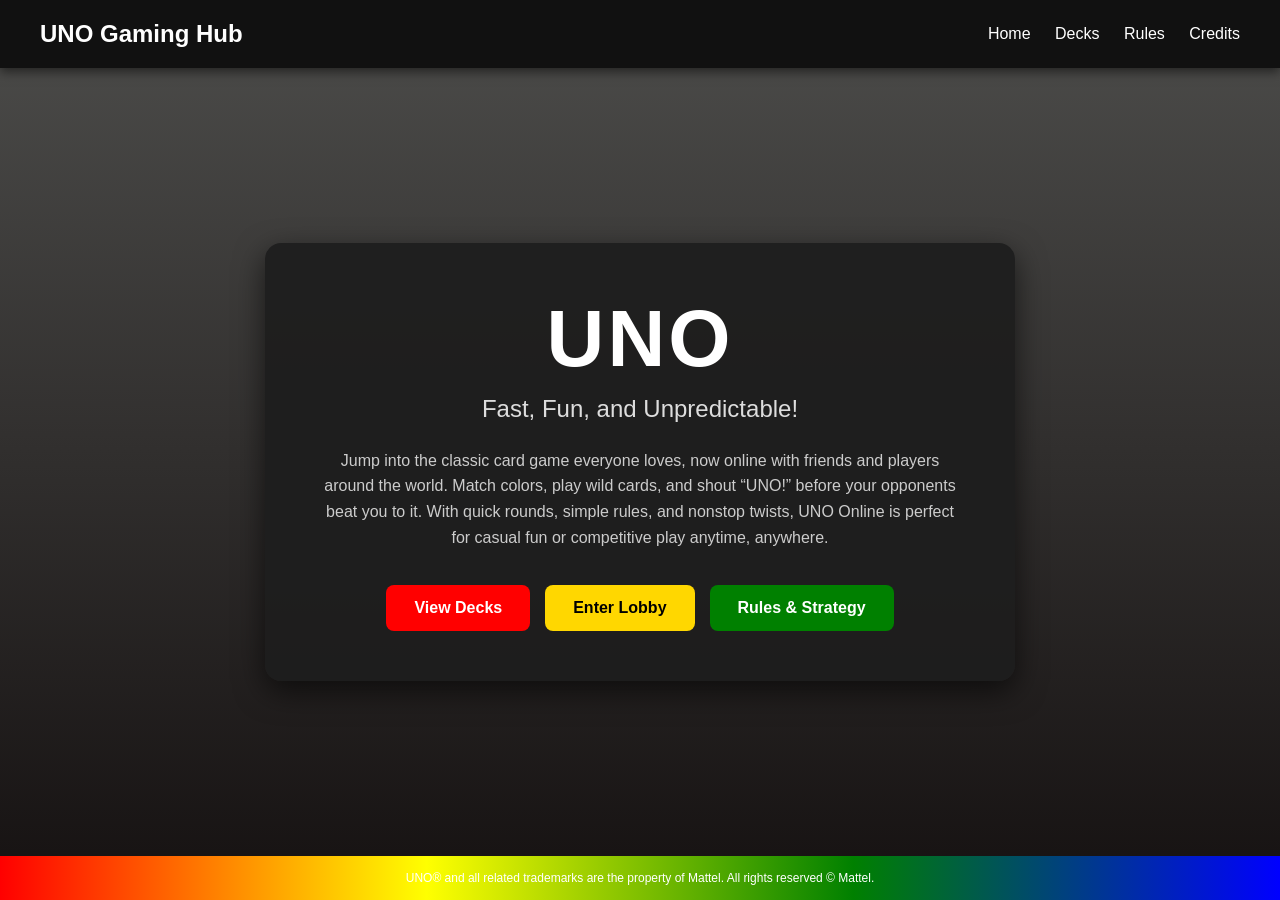
<file: index.html>
<!DOCTYPE html>
<html lang="en">
<head>
    <meta charset="UTF-8">
    <meta name="viewport" content="width=device-width, initial-scale=1.0">
    <title>UNO Gaming Hub</title>
    <link rel="stylesheet" href="index_style.css">
</head>

<body>

<div class="card-background">
    <div class="card card1"></div>
    <div class="card card2"></div>
    <div class="card card3"></div>
    <div class="card card4"></div>
    <div class="card card5"></div>
    <div class="card card6"></div>
    <div class="card card7"></div>
    <div class="card card8"></div>
    <div class="card card9"></div>
    <div class="card card10"></div>
</div>


<header class="navbar">
    <h2 class="logo">UNO Gaming Hub</h2>
    <nav>
        <a href="index.html">Home</a>
        <a href="deck-table.html">Decks</a>
        <a href="rules.html">Rules</a>
        <a href="credits_and_presentation.html">Credits</a>
    </nav>
</header>

<main class="home-container fade-in">

    <section class="hero-card">
        <h1 class="uno-title">UNO</h1>
        <h2>Fast, Fun, and Unpredictable!</h2>

        <p>
            Jump into the classic card game everyone loves, now online with friends and players around the world.
            Match colors, play wild cards, and shout “UNO!” before your opponents beat you to it.
            With quick rounds, simple rules, and nonstop twists, UNO Online is perfect for casual fun or competitive play anytime, anywhere.
        </p>

        <div class="button-group">
            <a href="deck-table.html" class="btn red">View Decks</a>
            <a href="game-lobby.html" class="btn yellow">Enter Lobby</a>
            <a href="rules.html" class="btn green">Rules & Strategy</a>
        </div>
    </section>

</main>

<footer class="footer">
    UNO® and all related trademarks are the property of Mattel. All rights reserved © Mattel.
</footer>

</body>
</html>
</file>
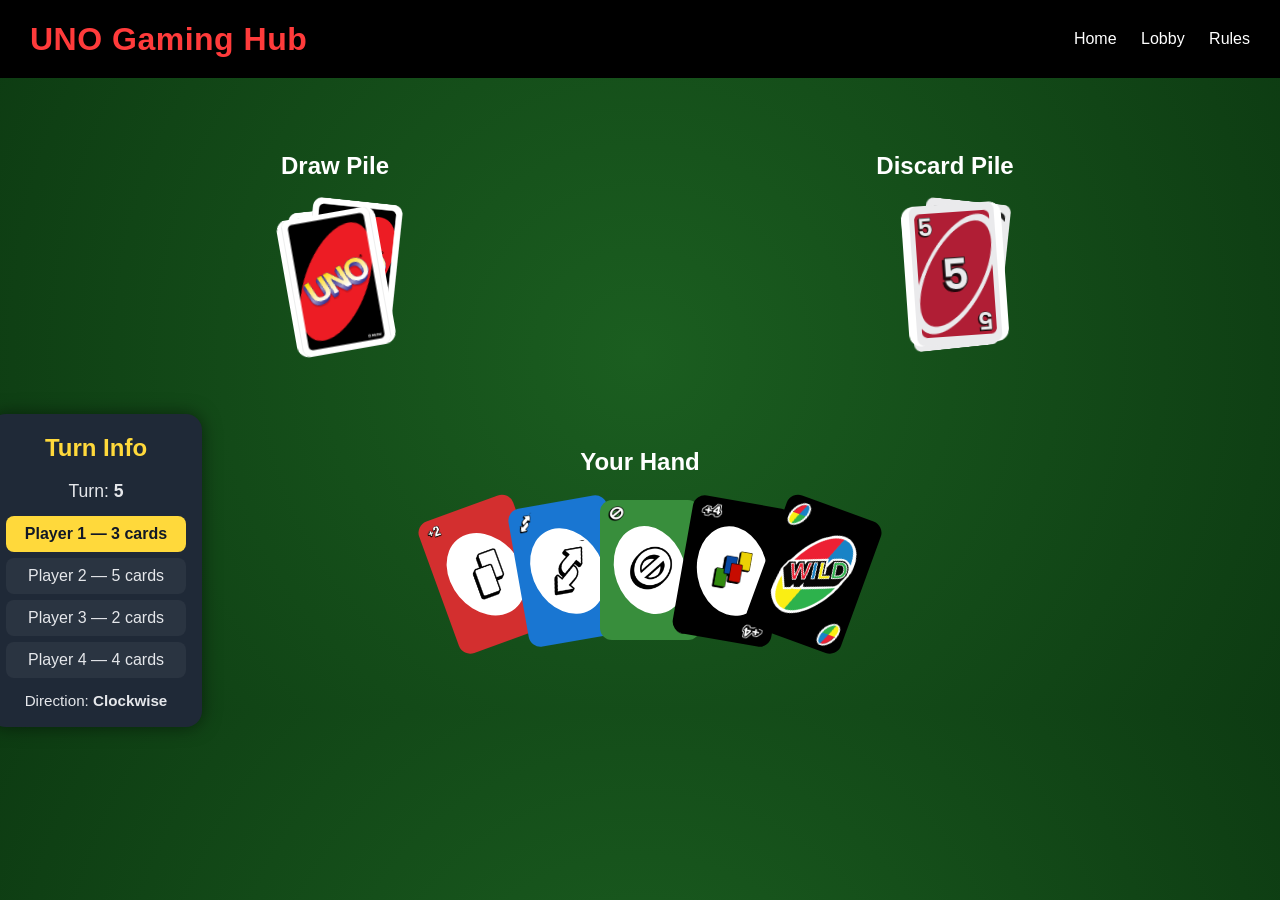
<file: deck-table.html>
<!DOCTYPE html>
<html lang="en">
<head>
    <meta charset="UTF-8">
    <title>UNO Deck Table</title>
    <link rel="stylesheet" href="deck-table.css">
</head>
<body>

<header class="navbar">
    <h1 class="logo">UNO Gaming Hub</h1>
    <nav>
        <a href="index.html">Home</a>
        <a href="game-lobby.html">Lobby</a>
        <a href="rules.html">Rules</a>
    </nav>
</header>

<main class="table-container fade-in">

<!-- DRAW PILE -->
<section class="deck-area">
    <h2>Draw Pile</h2>

    <div class="discard-stack">

        <!-- bottom cards  -->
        <div class="card back1">
            <img src="Assets/Uno_back.png" class="draw-front-img" alt="UNO Back">
        </div>

        <div class="card back2">
            <img src="Assets/Uno_back.png" class="draw-front-img" alt="UNO Back">
        </div>

        <!-- top card -->
        <div class="card flippable top-draw">
            <div class="card-inner">
                
                <!-- bottom cards  -->
                <div class="card-front draw-front">
                    <img src="Assets/Uno_back.png" class="draw-front-img" alt="UNO Back">
                </div>

                <!-- BACK -->
                <div class="card-back">
                    <img src="Assets/Green-Reverse-1.png" class="discard-back-img" alt="Green reverse">
                </div>

            </div>
        </div>

    </div>
</section>


<!-- DISCARD PILE -->
<section class="deck-area">
    <h2>Discard Pile</h2>

    <div class="discard-stack">

        <!-- bottom cards -->
        <div class="card back1">
            <img src="Assets/Blue-12.png" class="discard-back-img" alt="UNO Back">
        </div>

        <div class="card back2">
            <img src="Assets/Wild-3.png" class="discard-back-img" alt="UNO Back">
        </div>

        <!-- top card with flip -->
        <div class="card flippable top-discard">
            <div class="card-inner">
                
                <!-- FRONT -->
                <div class="card-front discard-front">
                    <img src="Assets/Red-5.png" class="discard-front-img" alt="Red 5">
                </div>

                <!-- BACK -->
                <div class="card-back">
                    <img src="Assets/Uno_back.png" class="discard-back-img" alt="UNO Back">
                </div>

            </div>
        </div>

    </div>

</section>

<div class="player-area">

    <!-- TURN INDICATOR -->
    <aside class="turn-indicator">
        <h2>Turn Info</h2>
        <div class="turn-counter">Turn: <strong>5</strong></div>
        <ul class="player-list">
            <li class="active">Player 1 — 3 cards</li>
            <li>Player 2 — 5 cards</li>
            <li>Player 3 — 2 cards</li>
            <li>Player 4 — 4 cards</li>
        </ul>
        <div class="additional-info">
            Direction: <strong>Clockwise</strong><br>
        </div>
    </aside>

    <!-- PLAYER HAND -->
    <section class="player-hand">
        <h2>Your Hand</h2>

        <div class="hand">

            <!-- Red Draw 2 -->
            <div class="card red">
                <img src="Assets/plus_2.png" class="corner top-left" alt="plus 2">
                <img src="Assets/regular_2cards.png" class="center-symbol" alt="two stacked cards">
                <img src="Assets/plus_2.png" class="corner bottom-right" alt="plus 2">
            </div>

            <!-- Blue Reverse -->
            <div class="card blue">
                <img src="Assets/reverse.png" class="corner top-left" alt="reverse symbol">
                <img src="Assets/reverse.png" class="center-symbol" alt="reverse symbol">
                <img src="Assets/reverse.png" class="corner bottom-right" alt="reverse symbol">
            </div>

            <!-- Green Skip -->
            <div class="card green">
                <img src="Assets/skip.png" class="corner top-left" alt="skip symbol">
                <img src="Assets/skip.png" class="center-symbol" alt="skip symbol">
                <img src="Assets/skip.png" class="corner bottom-right" alt="skip symbol">
            </div>

            <!-- Yellow +4 -->
            <div class="card black">
                <img src="Assets/plus_4.png" class="corner plus4-corner top-left" alt="plus 4">
                <img src="Assets/colorful_4cards.png" class="center-symbol" alt="4 stacked colorful cards">
                <img src="Assets/plus_4.png" class="corner plus4-corner bottom-right" alt="plus 4">
            </div>

            <!-- Wild -->
            <div class="card black wild">
                <img src="Assets/wild_symbol.png" class="corner top-left" alt="wild symbol">
                <img src="Assets/wild_words_symbol.png" class="center-symbol wild-center" alt="wild spelled out">
                <img src="Assets/wild_symbol.png" class="corner bottom-right" alt="wild symbol">
            </div>
        </div>
    </section>
</div>
</main>

</body>
</html>
</file>
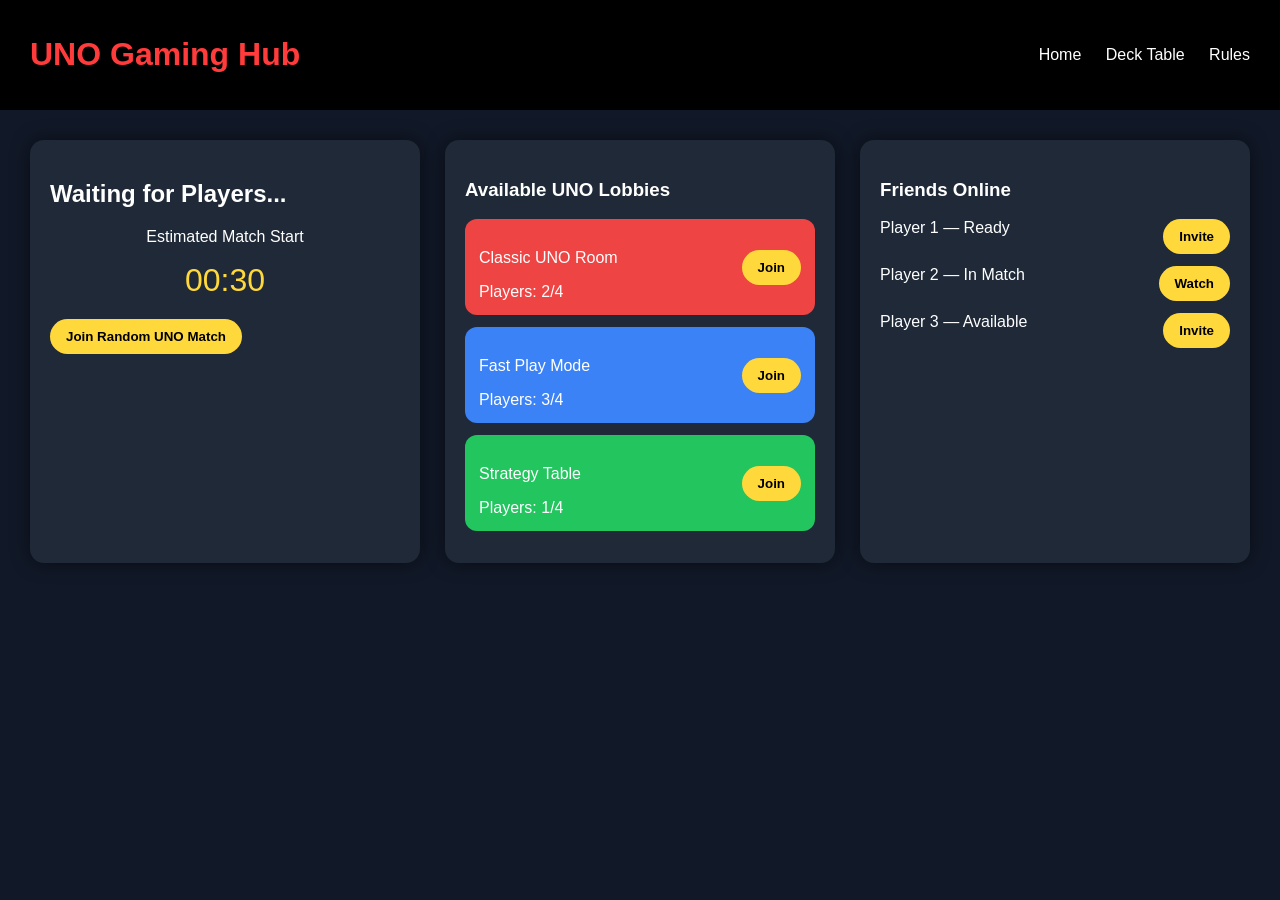
<file: game-lobby.html>
<!DOCTYPE html>
<html lang="en">
<head>
    <meta charset="UTF-8">
    <meta name="viewport" content="width=device-width, initial-scale=1.0">
    <title>UNO Lobby — Waiting...</title>
    <link rel="stylesheet" href="lobby.css">
</head>

<body>


<header class="navbar">
    <h1 class="logo">UNO Gaming Hub</h1>

    <nav>
        <a href="index.html">Home</a>
        <a href="deck-table.html">Deck Table</a>
        <a href="rules.html">Rules</a>
    </nav>
</header>


<main class="lobby-container fade-in">

    <section class="waiting-panel">
        <h2>Waiting for Players...</h2>

        <div class="timer">
            <p>Estimated Match Start</p>
            <span>00:30</span>
        </div>

        <button class="primary-btn">Join Random UNO Match</button>
    </section>


    <section class="lobbies">
        <h3>Available UNO Lobbies</h3>

        <div class="lobby-card red">
            <div>
                <p>Classic UNO Room</p>
                <span>Players: 2/4</span>
            </div>
            <button>Join</button>
        </div>

        <div class="lobby-card blue">
            <div>
                <p>Fast Play Mode</p>
                <span>Players: 3/4</span>
            </div>
            <button>Join</button>
        </div>

        <div class="lobby-card green">
            <div>
                <p>Strategy Table</p>
                <span>Players: 1/4</span>
            </div>
            <button>Join</button>
        </div>
    </section>


    <section class="friends">
        <h3>Friends Online</h3>

        <ul>
            <li>Player 1 — Ready <button>Invite</button></li>
            <li>Player 2 — In Match <button>Watch</button></li>
            <li>Player 3 — Available <button>Invite</button></li>
        </ul>
    </section>

</main>

</body>
</html>
</file>
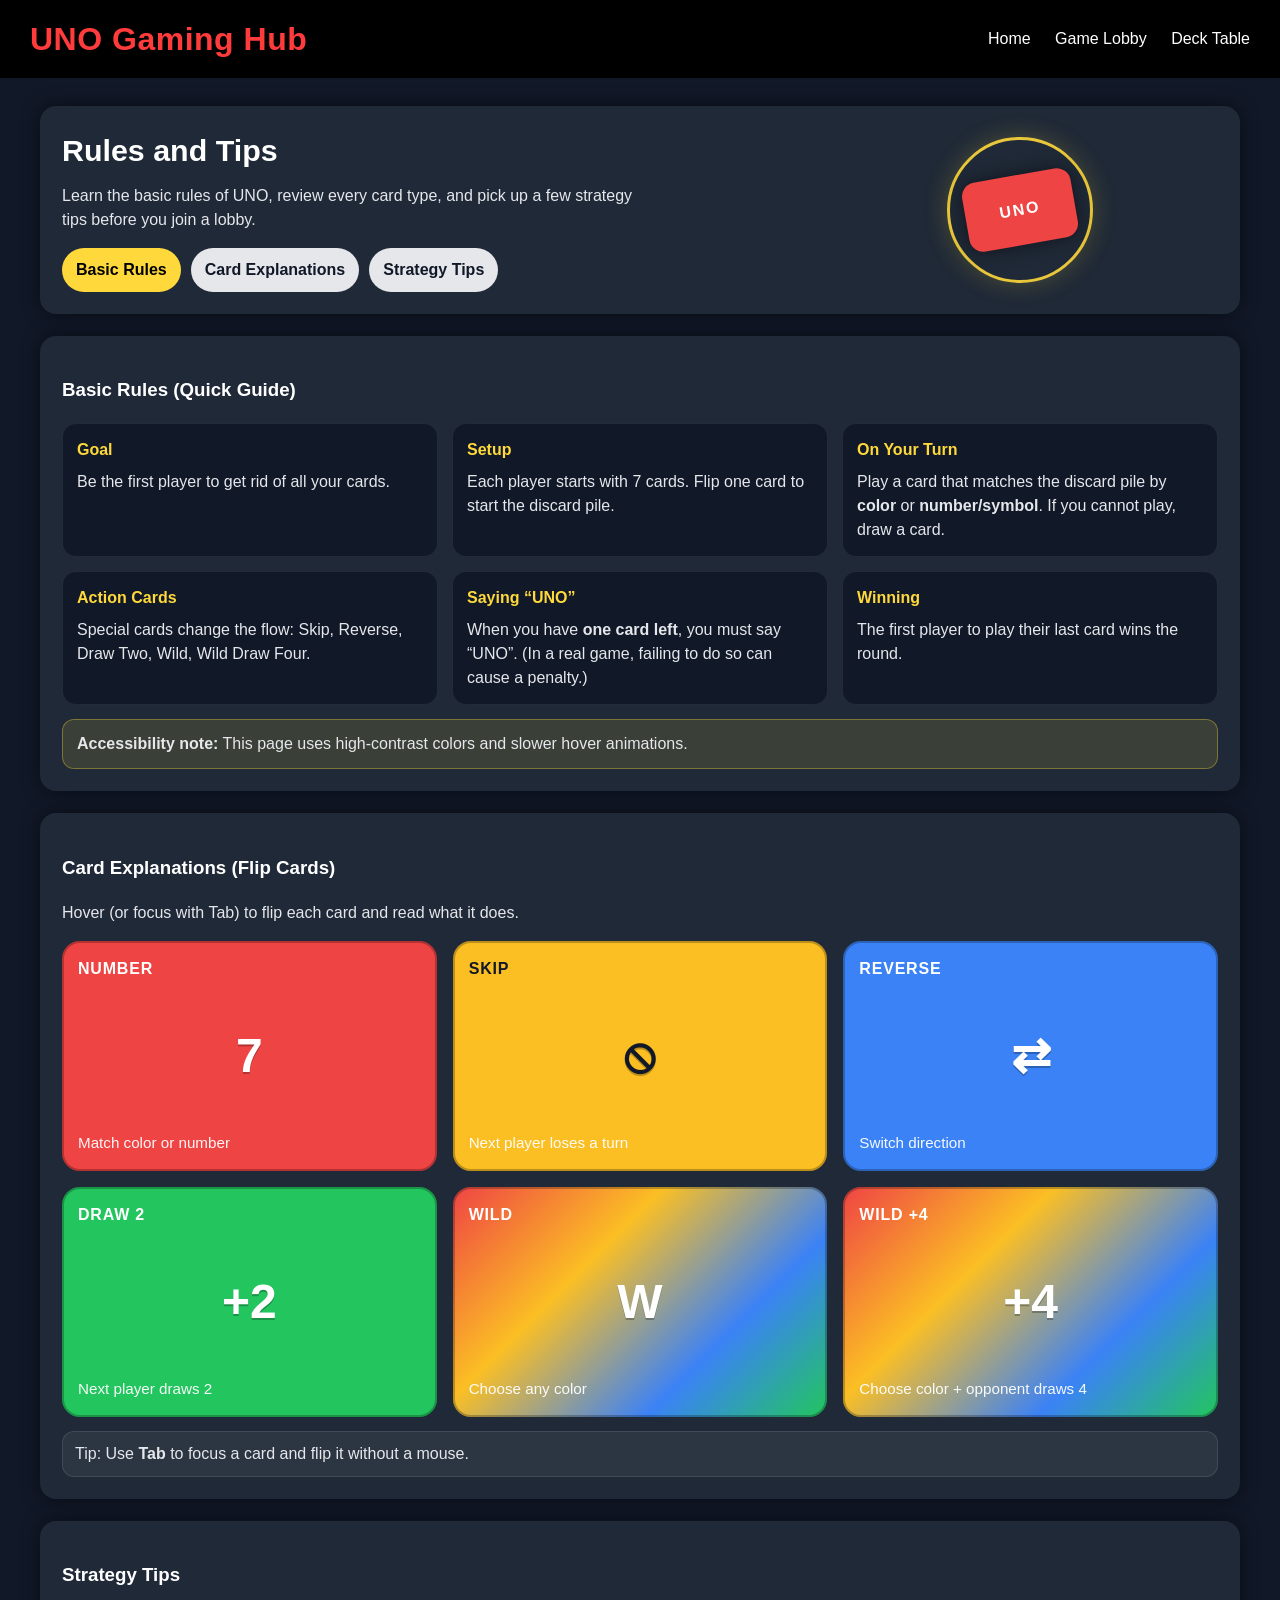
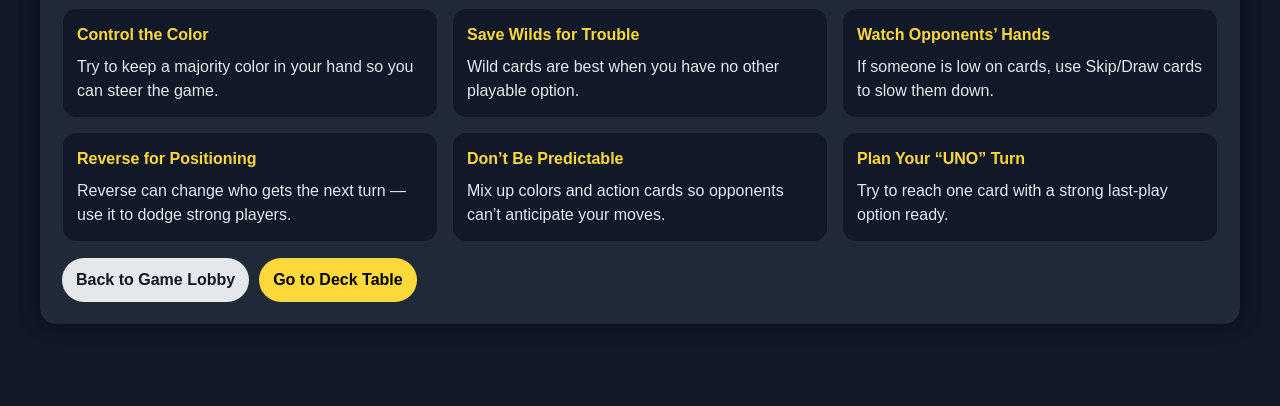
<file: rules.html>
<!DOCTYPE html>
<html lang="en">
<head>
  <meta charset="UTF-8" />
  <meta name="viewport" content="width=device-width, initial-scale=1.0" />
  <title>UNO — Rules and Tips</title>
  <link rel="stylesheet" href="rules.css" />
</head>

<body>

  <header class="navbar">
    <h1 class="logo">UNO Gaming Hub</h1>

    <nav>
      <a href="index.html">Home</a>
      <a href="game-lobby.html">Game Lobby</a>
      <a href="deck-table.html">Deck Table</a>
    </nav>
  </header>

  <main class="page fade-in">
    <section class="hero">
      <div class="hero-text">
        <h2>Rules and Tips</h2>
        <p>
          Learn the basic rules of UNO, review every card type, and pick up a few
          strategy tips before you join a lobby.
        </p>

        <div class="hero-actions">
          <a class="cta" href="#basic-rules">Basic Rules</a>
          <a class="cta secondary" href="#card-gallery">Card Explanations</a>
          <a class="cta secondary" href="#strategy">Strategy Tips</a>
        </div>
      </div>

      <div class="hero-badge" aria-hidden="true">
        <div class="badge-ring"></div>
        <div class="badge-card">UNO</div>
      </div>
    </section>

    <section id="basic-rules" class="panel">
      <h3>Basic Rules (Quick Guide)</h3>

      <div class="rules-grid">
        <article class="rule">
          <h4>Goal</h4>
          <p>Be the first player to get rid of all your cards.</p>
        </article>

        <article class="rule">
          <h4>Setup</h4>
          <p>Each player starts with 7 cards. Flip one card to start the discard pile.</p>
        </article>

        <article class="rule">
          <h4>On Your Turn</h4>
          <p>
            Play a card that matches the discard pile by <strong>color</strong> or
            <strong>number/symbol</strong>. If you cannot play, draw a card.
          </p>
        </article>

        <article class="rule">
          <h4>Action Cards</h4>
          <p>Special cards change the flow: Skip, Reverse, Draw Two, Wild, Wild Draw Four.</p>
        </article>

        <article class="rule">
          <h4>Saying “UNO”</h4>
          <p>
            When you have <strong>one card left</strong>, you must say “UNO”.
            (In a real game, failing to do so can cause a penalty.)
          </p>
        </article>

        <article class="rule">
          <h4>Winning</h4>
          <p>The first player to play their last card wins the round.</p>
        </article>
      </div>

      <div class="note" role="note" aria-label="Accessibility note">
        <strong>Accessibility note:</strong> This page uses high-contrast colors and slower hover animations.
      </div>
    </section>

    <section id="card-gallery" class="panel">
      <div class="panel-header">
        <h3>Card Explanations (Flip Cards)</h3>
        <p class="subtext">
          Hover (or focus with Tab) to flip each card and read what it does.
        </p>
      </div>

      <div class="card-grid">

        <div class="flip-card" tabindex="0" aria-label="Number card explanation">
          <div class="flip-inner">
            <div class="flip-front uno-front red">
              <span class="front-title">Number</span>
              <span class="front-big">7</span>
              <span class="front-sub">Match color or number</span>
            </div>
            <div class="flip-back">
              <h4>Number Cards</h4>
              <p>
                Play a number card if it matches the <strong>color</strong> or the
                <strong>number</strong> on the discard pile.
              </p>
              <ul>
                <li>Most common way to reduce your hand</li>
                <li>Great for controlling colors</li>
              </ul>
            </div>
          </div>
        </div>

        <div class="flip-card" tabindex="0" aria-label="Skip card explanation">
          <div class="flip-inner">
            <div class="flip-front uno-front yellow">
              <span class="front-title">Skip</span>
              <span class="front-big">⦸</span>
              <span class="front-sub">Next player loses a turn</span>
            </div>
            <div class="flip-back">
              <h4>Skip</h4>
              <p>
                When played, the <strong>next player is skipped</strong> and does not take a turn.
              </p>
              <ul>
                <li>Use to stop someone close to winning</li>
                <li>Use to keep the turn order favorable</li>
              </ul>
            </div>
          </div>
        </div>

        <div class="flip-card" tabindex="0" aria-label="Reverse card explanation">
          <div class="flip-inner">
            <div class="flip-front uno-front blue">
              <span class="front-title">Reverse</span>
              <span class="front-big">⇄</span>
              <span class="front-sub">Switch direction</span>
            </div>
            <div class="flip-back">
              <h4>Reverse</h4>
              <p>
                Changes the direction of play. In 2-player games, this can act like a skip.
              </p>
              <ul>
                <li>Great for timing when a strong opponent is next</li>
                <li>Combine with color control to keep momentum</li>
              </ul>
            </div>
          </div>
        </div>

        <div class="flip-card" tabindex="0" aria-label="Draw Two card explanation">
          <div class="flip-inner">
            <div class="flip-front uno-front green">
              <span class="front-title">Draw 2</span>
              <span class="front-big">+2</span>
              <span class="front-sub">Next player draws 2</span>
            </div>
            <div class="flip-back">
              <h4>Draw Two</h4>
              <p>
                The next player must draw <strong>two cards</strong> and loses their turn.
              </p>
              <ul>
                <li>Use to slow down a player with a small hand</li>
                <li>Good for forcing opponents to pick up cards</li>
              </ul>
            </div>
          </div>
        </div>

        <div class="flip-card" tabindex="0" aria-label="Wild card explanation">
          <div class="flip-inner">
            <div class="flip-front uno-front wild">
              <span class="front-title">Wild</span>
              <span class="front-big">W</span>
              <span class="front-sub">Choose any color</span>
            </div>
            <div class="flip-back">
              <h4>Wild</h4>
              <p>
                Lets you <strong>choose the next color</strong> to be played, regardless of the discard pile.
              </p>
              <ul>
                <li>Best saved for when you are stuck</li>
                <li>Choose a color you have the most of</li>
              </ul>
            </div>
          </div>
        </div>

        <div class="flip-card" tabindex="0" aria-label="Wild Draw Four card explanation">
          <div class="flip-inner">
            <div class="flip-front uno-front wild">
              <span class="front-title">Wild +4</span>
              <span class="front-big">+4</span>
              <span class="front-sub">Choose color + opponent draws 4</span>
            </div>
            <div class="flip-back">
              <h4>Wild Draw Four</h4>
              <p>
                Choose the next color AND the next player draws <strong>four cards</strong> and loses their turn.
              </p>
              <ul>
                <li>Strongest swing card — use at key moments</li>
                <li>Use to block an opponent from winning</li>
              </ul>
            </div>
          </div>
        </div>
      </div>

      <div class="kbd-hint" aria-label="Keyboard hint">
        Tip: Use <strong>Tab</strong> to focus a card and flip it without a mouse.
      </div>
    </section>

    <section id="strategy" class="panel">
      <h3>Strategy Tips</h3>

      <div class="strategy-grid">
        <article class="tip">
          <h4>Control the Color</h4>
          <p>Try to keep a majority color in your hand so you can steer the game.</p>
        </article>

        <article class="tip">
          <h4>Save Wilds for Trouble</h4>
          <p>Wild cards are best when you have no other playable option.</p>
        </article>

        <article class="tip">
          <h4>Watch Opponents’ Hands</h4>
          <p>If someone is low on cards, use Skip/Draw cards to slow them down.</p>
        </article>

        <article class="tip">
          <h4>Reverse for Positioning</h4>
          <p>Reverse can change who gets the next turn — use it to dodge strong players.</p>
        </article>

        <article class="tip">
          <h4>Don’t Be Predictable</h4>
          <p>Mix up colors and action cards so opponents can’t anticipate your moves.</p>
        </article>

        <article class="tip">
          <h4>Plan Your “UNO” Turn</h4>
          <p>Try to reach one card with a strong last-play option ready.</p>
        </article>
      </div>

      <div class="footer-links">
        <a class="cta secondary" href="game-lobby.html">Back to Game Lobby</a>
        <a class="cta" href="deck-table.html">Go to Deck Table</a>
      </div>
    </section>
  </main>
</body>
</html>
</file>
<file: index_style.css>
* {
    margin: 0;
    padding: 0;
    box-sizing: border-box;
}

body {
    font-family: Arial, Helvetica, sans-serif;
    background: linear-gradient(to top, #151111, #4d4d4b);
    color: white;
    min-height: 100vh;
    display: flex;
    flex-direction: column;
}

/* NAVBAR */
.navbar {
    display: flex;
    justify-content: space-between;
    align-items: center;
    padding: 20px 40px;
    background: #111;
    box-shadow: 0 4px 10px rgba(0,0,0,0.5);
}

.logo {
    font-size: 24px;
    font-weight: bold;
    color: white;
}

nav a {
    color: white;
    text-decoration: none;
    margin-left: 20px;
    transition: 0.3s;
}

nav a:hover {
    color: red;
}

/* MAIN HOME */
.home-container {
    flex: 1;
    display: flex;
    justify-content: center;
    align-items: center;
    padding: 40px 20px;
}

/* HERO CARD */
.hero-card {
    background: rgba(30, 30, 30, 0.95);
    padding: 50px;
    border-radius: 16px;
    text-align: center;
    max-width: 750px;
    box-shadow: 0 10px 30px rgba(0,0,0,0.6);
}

.uno-title {
    font-size: 80px;
    letter-spacing: 3px;
    margin-bottom: 10px;
}

.hero-card h2 {
    font-weight: normal;
    margin-bottom: 25px;
    color: #ddd;
}

.hero-card p {
    line-height: 1.6;
    margin-bottom: 35px;
    color: #ccc;
}

/* BUTTONS */
.button-group {
    display: flex;
    justify-content: center;
    gap: 15px;
    flex-wrap: wrap;
}

.btn {
    padding: 14px 28px;
    border-radius: 8px;
    text-decoration: none;
    font-weight: bold;
    transition: 0.3s;
    display: inline-block;
}

.btn.red {
    background: red;
    color: white;
}

.btn.yellow {
    background: gold;
    color: black;
}

.btn.green {
    background: green;
    color: white;
}

.btn:hover {
    transform: translateY(-3px);
    box-shadow: 0 6px 15px rgba(0,0,0,0.4);
}

/* FOOTER */
.footer {
    text-align: center;
    padding: 15px;
    font-size: 12px;
    background: linear-gradient(to right, red, yellow, green, blue);
    color: white;
}

/* FADE IN */
.fade-in {
    animation: fadeIn 1s ease-in;
}

@keyframes fadeIn {
    from { opacity: 0; transform: translateY(15px); }
    to { opacity: 1; transform: translateY(0); }
}

/* BACKGROUND CARD CONTAINER */
.card-background {
    position: fixed;
    top: 0;
    left: -200px; 
    width: 150%;
    height: 100%;
    pointer-events: none;
    z-index: 0;
    overflow: hidden;
}

/* INDIVIDUAL CARDS */
.card {
    position: absolute;
    width: 90px;
    height: 130px;
    border-radius: 12px;
    opacity: 0.15;
    animation: floatRight linear infinite;
    left: -150px;
    background-size: contain;
    background-repeat: no-repeat;
    background-position: center;
}

/* CARD BACKGROUND ANIMATION */
.card1  { background-image: url("Assets/Draw 4.png"); top: 5%;  animation-duration: 18s; animation-delay: 0s; }
.card2  { background-image: url("Assets/Blue- 12.png"); top: 15%; animation-duration: 25s; animation-delay: -4s; }
.card3  { background-image: url("Assets/Green Reverse- 1.png"); top: 25%; animation-duration: 22s; animation-delay: -8s; }
.card4  { background-image: url("Assets/Yellow- 4.png"); top: 35%; animation-duration: 24s; animation-delay: -12s; }
.card5  { background-image: url("Assets/Wild-3.png"); top: 45%; animation-duration: 20s; animation-delay: -16s; }
.card6  { background-image: url("Assets/Yellow- 3.png"); top: 55%; animation-duration: 26s; animation-delay: -6s; }
.card7  { background-image: url("Assets/Green- 8.png"); top: 65%; animation-duration: 24s; animation-delay: -10s; }
.card8  { background-image: url("Assets/Red- 6.png"); top: 75%; animation-duration: 23s; animation-delay: -14s; }
.card9  { background-image: url("Assets/Blue- 9.png"); top: 85%; animation-duration: 30s; animation-delay: -18s; }
.card10 { background-image: url("Assets/Yellow Reverse.png"); top: 92%; animation-duration: 28s; animation-delay: -22s; }

@keyframes floatRight {
    from {
        transform: translateX(0) rotate(0deg);
    }
    to {
        transform: translateX(130vw) rotate(360deg);
    }
}

.navbar,
.home-container,
.footer {
    position: relative;
    z-index: 2;
}
</file>
<file: deck-table.css>
body {
    margin: 0;
    font-family: Arial, Helvetica, sans-serif;
    background: radial-gradient(circle, #1b5e20, #0d3b12);
    color: white;
    line-height: 1.5;
}

/* NAVBAR */
.navbar {
    display: flex;
    justify-content: space-between;
    align-items: center;
    padding: 15px 30px;
    background: #000;
}

.logo {
    margin: 0;
    color: #ff3b3b;
    letter-spacing: 0.5px;
}

.navbar nav a {
    text-decoration: none;
    color: white;
    margin-left: 20px;
    transition: 0.25s;
}

.navbar nav a:hover {
    color: #ffd93b;
}

/* PAGE ANIMATION */
.fade-in {
    animation: fadeIn 0.8s ease-in-out;
}

@keyframes fadeIn {
    from { opacity: 0; transform: translateY(10px); }
    to { opacity: 1; transform: translateY(0); }
}

/* LAYOUT */
.table-container {
    display: grid;
    grid-template-columns: 1fr 1fr;
    gap: 40px;
    padding: 50px;
    text-align: center;
}

.deck-area {
    display: flex;
    flex-direction: column;
    align-items: center;
}

.player-hand {
    grid-column: span 2;
    margin-top: 40px;
}

/* CARD BASE */
.card {
    width: 100px;
    height: 140px;
    border-radius: 12px;
    position: relative;
    display: flex;
    justify-content: center;
    align-items: center;
    margin: 0 10px;
    cursor: pointer;
    overflow: hidden;
}

/* UNO WHITE OVAL */
.card::before {
    content: "";
    position: absolute;
    width: 70px;
    height: 90px;
    background: white;
    border-radius: 50%;
    transform: rotate(-20deg);
    z-index: 1;
}

/*remove ovals from non-hand cards */
.card.wild::before,
.top-draw::before,
.top-discard::before,
.back1::before,
.back2::before {
    display: none;
}

/* CARD STACK EFFECTS */
.back1 { transform: rotate(-8deg) translate(-6px, 4px); }
.back2 { transform: rotate(6deg) translate(6px, -4px); }

.top-draw {
    transform: rotate(-10deg) translate(-10px, 6px);
}

.top-discard {
    position: absolute;
    transform: rotate(-4deg);
}

/* STACK HOVER SPREAD EFFECT */

.discard-stack:hover .back1 {
    transform: rotate(-14deg) translate(-80px, 10px);
}

.discard-stack:hover .back2 {
    transform: rotate(14deg) translate(80px, -10px);
}


.back1,
.back2 {
    transition: transform 0.35s ease;
}


/* CARD FLIP ANIMATION */
.flippable {
    perspective: 1000px;
}

.card-inner {
    position: relative;
    width: 100%;
    height: 100%;
    transition: transform 0.6s;
    transform-style: preserve-3d;
}

.flippable:hover .card-inner {
    transform: rotateY(180deg);
}

/* CARD FACES */
.card-front,
.card-back {
    position: absolute;
    width: 100%;
    height: 100%;
    border-radius: 12px;
    backface-visibility: hidden;
    display: flex;
    justify-content: center;
    align-items: center;
}

.card-back {
    background: rgb(255, 255, 255);
    transform: rotateY(180deg);
}

/* Card front containers */
.discard-front,
.draw-front {
    background: rgb(255, 255, 255);
    border-radius: 12px;
}

/* Images */
.discard-front-img,
.discard-back-img,
.draw-front-img,
.draw-back-img {
    width: 100%;
    height: 100%;
    border-radius: 12px;
    object-fit: contain;
}

/* SYMBOLS */
.corner {
    position: absolute;
    width: 20px;
    z-index: 2;
}

.plus4-corner { width: 28px; }

.top-left {
    top: 6px;
    left: 6px;
}

.bottom-right {
    bottom: 6px;
    right: 6px;
    transform: rotate(180deg);
}

.center-symbol {
    width: 55px;
    z-index: 2;
}

.wild-center { width: 70px; }

/*  UNO COLORS */
.red    { background: #d32f2f; }
.blue   { background: #1976d2; }
.green  { background: #388e3c; }
.yellow { background: #fbc02d; color: black; }
.black  { background: black; }


/* STACK CONTAINER */
.discard-stack {
    position: relative;
    width: 100px;
    height: 140px;
}


.discard-stack .card {
    position: absolute;
}

.back1 {
    transform: rotate(-6deg) translate(-6px, 4px);
    z-index: 1;
}

.back2 {
    transform: rotate(6deg) translate(6px, -4px);
    z-index: 2;
}

.top-draw,
.top-discard {
    z-index: 3;
}



/* PLAYER AREA */
.player-area {
    display: flex;
    justify-content: center;
    align-items: flex-start;
    gap: 30px;
    grid-column: span 2;
    position: relative;
}

/* TURN INDICATOR */
.turn-indicator {
    position: absolute;
    left: -60px;
    top: 30px;
    background: #1f2937;
    border-radius: 16px;
    padding: 16px;
    box-shadow: 0 0 18px rgba(0,0,0,0.5);
    color: #e5e7eb;
    min-width: 180px;
    flex-shrink: 0;
}

.turn-indicator h2 {
    margin: 0 0 12px;
    color: #ffd93b;
}

.turn-counter {
    font-size: 1.1rem;
    margin-bottom: 12px;
}

.player-list {
    list-style: none;
    margin: 0 0 12px;
    padding: 0;
}

.player-list li {
    padding: 6px 8px;
    border-radius: 8px;
    margin-bottom: 6px;
    background: rgba(255,255,255,0.05);
    transition: 0.2s;
}

.player-list li.active {
    background: #ffd93b;
    color: #111827;
    font-weight: bold;
}

.additional-info {
    font-size: 0.95rem;
    line-height: 1.4;
}

/* PLAYER HAND FAN */
.hand {
    display: flex;
    justify-content: center;
    position: relative;
    height: 160px;
    transform: translateX(-50px);
}

.hand .card {
    position: absolute;
    top: 0;
    left: 50%;
    transform-origin: bottom center;
    transition: transform 0.2s ease, box-shadow 0.2s ease;
}

/* Card fan positions */
.hand .card:nth-child(1) { --card-x: -140px; --card-rot: -20deg; z-index:1; }
.hand .card:nth-child(2) { --card-x: -70px;  --card-rot: -10deg; z-index:2; }
.hand .card:nth-child(3) { --card-x: 0px;    --card-rot: 0deg;   z-index:3; }
.hand .card:nth-child(4) { --card-x: 70px;   --card-rot: 10deg;  z-index:4; }
.hand .card:nth-child(5) { --card-x: 140px;  --card-rot: 20deg;  z-index:5; }

.hand .card {
    transform: translateX(var(--card-x)) rotate(var(--card-rot));
}

.hand .card:hover {
    transform:
        translateX(var(--card-x))
        translateY(-15px)
        rotate(var(--card-rot));

    box-shadow:
        0 0 20px 6px rgba(255,255,255,0.8),
        0 0 30px 10px rgba(255,255,255,0.4);
}

/* RESPONSIVE */
@media (max-width: 980px) {

    .player-area {
        flex-direction: column;
        align-items: center;
    }

    .turn-indicator {
        width: 100%;
        margin-bottom: 20px;
        position: relative;
        left: 0;
        top: 0;
    }

}
</file>
<file: lobby.css>
body {
    margin: 0;
    font-family: Arial, Helvetica, sans-serif;
    background: #111827;
    color: white;
}

.navbar {
    display: flex;
    justify-content: space-between;
    align-items: center;
    padding: 15px 30px;
    background: black;
}

.logo {
    color: #ff3b3b;
    font-weight: bold;
}

.navbar a {
    text-decoration: none;
    color: white;
    margin-left: 20px;
    transition: 0.3s;
}

.navbar a:hover {
    color: #ffd93b;
}

.lobby-container {
    display: grid;
    grid-template-columns: 1fr 1fr 1fr;
    gap: 25px;
    padding: 30px;
}

section {
    background: #1f2937;
    padding: 20px;
    border-radius: 14px;
    box-shadow: 0 0 18px rgba(0,0,0,0.5);
}

.timer {
    text-align: center;
    margin: 20px 0;
}

.timer span {
    font-size: 2rem;
    color: #ffd93b;
}

button {
    border: none;
    padding: 10px 16px;
    border-radius: 20px;
    font-weight: bold;
    cursor: pointer;
    transition: 0.3s;
    background: #ffd93b;
    color: black;
}

button:hover {
    transform: translateY(-2px);
    box-shadow: 0 0 12px #ffd93b;
}

.lobby-card {
    display: flex;
    justify-content: space-between;
    align-items: center;
    padding: 14px;
    margin: 12px 0;
    border-radius: 12px;
    transition: transform 0.3s ease;
}

.lobby-card:hover {
    transform: scale(1.05);
}

/* UNO COLORS */
.red {
    background: #ef4444;
}

.blue {
    background: #3b82f6;
}

.green {
    background: #22c55e;
}

.friends ul {
    list-style: none;
    padding: 0;
}

.friends li {
    display: flex;
    justify-content: space-between;
    margin: 12px 0;
}

.fade-in {
    animation: fadeIn 0.8s ease-in-out;
}

@keyframes fadeIn {
    from {
        opacity: 0;
        transform: translateY(10px);
    }
    to {
        opacity: 1;
        transform: translateY(0);
    }
}

@media (max-width: 900px) {
    .lobby-container {
        grid-template-columns: 1fr;
    }
}
</file>
<file: rules.css>
body {
    margin: 0;
    font-family: Arial, Helvetica, sans-serif;
    background: #111827;
    color: #ffffff;
    line-height: 1.5;
  }
  
  .navbar {
    display: flex;
    justify-content: space-between;
    align-items: center;
    padding: 15px 30px;
    background: #000000;
  }
  
  .logo {
    margin: 0;
    color: #ff3b3b;
    letter-spacing: 0.5px;
  }
  
  .navbar nav a {
    text-decoration: none;
    color: #ffffff;
    margin-left: 20px;
    transition: 0.25s;
  }
  
  .navbar nav a:hover {
    color: #ffd93b;
  }
  
  .page {
    padding: 28px 30px 60px;
    max-width: 1200px;
    margin: 0 auto;
  }
  
  .fade-in {
    animation: fadeIn 0.8s ease-in-out;
  }
  
  @keyframes fadeIn {
    from { opacity: 0; transform: translateY(10px); }
    to   { opacity: 1; transform: translateY(0); }
  }
  
  .hero {
    display: grid;
    grid-template-columns: 1.3fr 0.7fr;
    gap: 22px;
    background: #1f2937;
    border-radius: 16px;
    padding: 22px;
    box-shadow: 0 0 18px rgba(0,0,0,0.5);
    margin-bottom: 22px;
  }
  
  .hero-text h2 {
    margin: 0 0 10px;
    font-size: 1.9rem;
  }
  
  .hero-text p {
    margin: 0 0 16px;
    color: #e5e7eb;
    max-width: 65ch;
  }
  
  .hero-actions {
    display: flex;
    flex-wrap: wrap;
    gap: 10px;
  }
  
  .cta {
    display: inline-block;
    background: #ffd93b;
    color: #000;
    padding: 10px 14px;
    border-radius: 999px;
    font-weight: bold;
    text-decoration: none;
    transition: 0.3s;
  }
  
  .cta:hover {
    transform: translateY(-2px);
    box-shadow: 0 0 12px #ffd93b;
  }
  
  .cta.secondary {
    background: #e5e7eb;
    color: #111827;
  }
  
  .cta.secondary:hover {
    box-shadow: 0 0 12px rgba(229,231,235,0.6);
  }
  
  .hero-badge {
    display: grid;
    place-items: center;
    position: relative;
    min-height: 140px;
  }
  
  .badge-ring {
    width: 140px;
    height: 140px;
    border-radius: 50%;
    border: 3px solid rgba(255, 217, 59, 0.9);
    box-shadow: 0 0 24px rgba(255, 217, 59, 0.22);
    position: absolute;
  }
  
  .badge-card {
    width: 110px;
    height: 70px;
    border-radius: 14px;
    display: grid;
    place-items: center;
    background: #ef4444;
    font-weight: 800;
    letter-spacing: 2px;
    transform: rotate(-10deg);
    box-shadow: 0 0 18px rgba(0,0,0,0.5);
  }
  
  .panel {
    background: #1f2937;
    border-radius: 16px;
    padding: 22px;
    box-shadow: 0 0 18px rgba(0,0,0,0.5);
    margin-bottom: 22px;
  }
  
  .panel-header .subtext {
    margin-top: 6px;
    color: #e5e7eb;
  }
  
  .rules-grid {
    display: grid;
    grid-template-columns: repeat(3, 1fr);
    gap: 14px;
    margin-top: 14px;
  }
  
  .rule {
    background: #111827;
    border-radius: 14px;
    padding: 14px;
    border: 1px solid rgba(255,255,255,0.08);
  }
  
  .rule h4 {
    margin: 0 0 8px;
    color: #ffd93b;
  }
  
  .rule p {
    margin: 0;
    color: #e5e7eb;
  }
  
  .note {
    margin-top: 14px;
    padding: 12px 14px;
    background: rgba(255, 217, 59, 0.12);
    border: 1px solid rgba(255, 217, 59, 0.35);
    border-radius: 12px;
    color: #e5e7eb;
  }
  
  .card-grid {
    display: grid;
    grid-template-columns: repeat(3, 1fr);
    gap: 16px;
    margin-top: 16px;
  }
  
  .flip-card {
    perspective: 1000px;
    border-radius: 18px;
    outline: none; 
  }
  
  .flip-card:focus {
    outline: 3px solid rgba(255, 217, 59, 0.7);
    outline-offset: 4px;
    border-radius: 18px;
  }
  
  .flip-inner {
    position: relative;
    width: 100%;
    min-height: 230px;
    transform-style: preserve-3d;
    transition: transform 0.9s ease; /* slower flip */
  }
  
  .flip-card:hover .flip-inner,
  .flip-card:focus .flip-inner {
    transform: rotateY(180deg);
  }
  
  .flip-front,
  .flip-back {
    position: absolute;
    inset: 0;
    backface-visibility: hidden;
    border-radius: 18px;
    overflow: hidden;
  }
  
  .uno-front {
    display: grid;
    grid-template-rows: auto 1fr auto;
    padding: 16px;
    box-shadow: inset 0 0 0 2px rgba(0,0,0,0.25);
  }
  
  .front-title {
    font-weight: 800;
    letter-spacing: 0.8px;
    text-transform: uppercase;
  }
  
  .front-big {
    font-size: 3rem;
    font-weight: 900;
    display: grid;
    place-items: center;
    text-shadow: 0 2px 0 rgba(0,0,0,0.25);
  }
  
  .front-sub {
    font-size: 0.95rem;
    color: rgba(255,255,255,0.95);
  }
  
  .flip-back {
    background: #111827;
    padding: 16px;
    transform: rotateY(180deg);
    border: 1px solid rgba(255,255,255,0.08);
  }
  
  .flip-back h4 {
    margin: 0 0 8px;
    color: #ffd93b;
  }
  
  .flip-back p {
    margin: 0 0 10px;
    color: #e5e7eb;
  }
  
  .flip-back ul {
    margin: 0;
    padding-left: 18px;
    color: #e5e7eb;
  }
  
  .kbd-hint {
    margin-top: 14px;
    color: #e5e7eb;
    background: rgba(255,255,255,0.06);
    border: 1px solid rgba(255,255,255,0.10);
    border-radius: 12px;
    padding: 10px 12px;
  }
  
  .red { background: #ef4444; }
  .yellow { background: #fbbf24; color: #111827; }
  .blue { background: #3b82f6; }
  .green { background: #22c55e; }
  .wild {
    background: linear-gradient(135deg, #ef4444 0%, #fbbf24 35%, #3b82f6 70%, #22c55e 100%);
  }
  
  .strategy-grid {
    display: grid;
    grid-template-columns: repeat(3, 1fr);
    gap: 14px;
    margin-top: 14px;
  }
  
  .tip {
    background: #111827;
    border-radius: 14px;
    padding: 14px;
    border: 1px solid rgba(255,255,255,0.08);
  }
  
  .tip h4 {
    margin: 0 0 8px;
    color: #ffd93b;
  }
  
  .tip p {
    margin: 0;
    color: #e5e7eb;
  }
  
  .footer-links {
    margin-top: 16px;
    display: flex;
    flex-wrap: wrap;
    gap: 10px;
  }
  
  @media (max-width: 980px) {
    .hero {
      grid-template-columns: 1fr;
    }
  
    .rules-grid,
    .card-grid,
    .strategy-grid {
      grid-template-columns: 1fr 1fr;
    }
  }
  
  @media (max-width: 640px) {
    .page {
      padding: 18px 16px 46px;
    }
  
    .rules-grid,
    .card-grid,
    .strategy-grid {
      grid-template-columns: 1fr;
    }
  
    .navbar {
      padding: 12px 16px;
      flex-direction: column;
      align-items: flex-start;
      gap: 10px;
    }
  
    .navbar nav a {
      margin-left: 0;
      margin-right: 14px;
    }
  }
</file>
